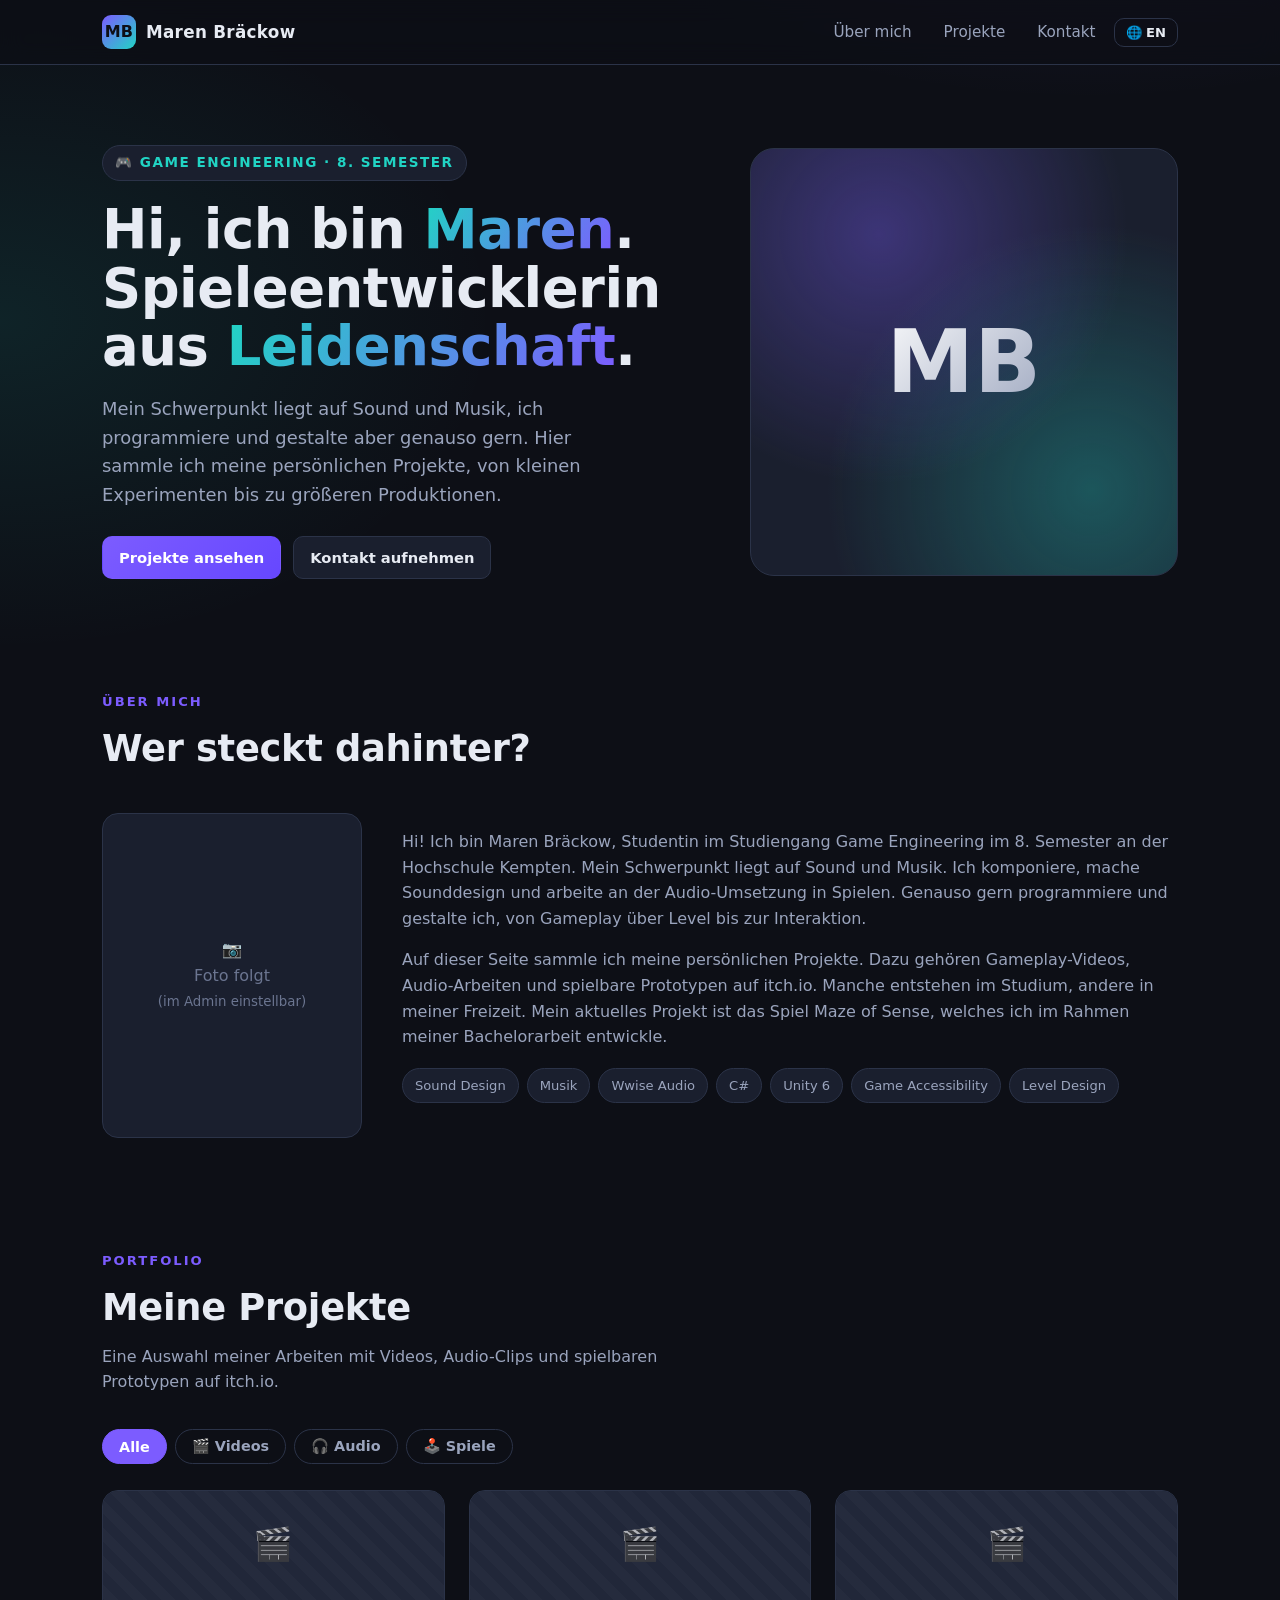
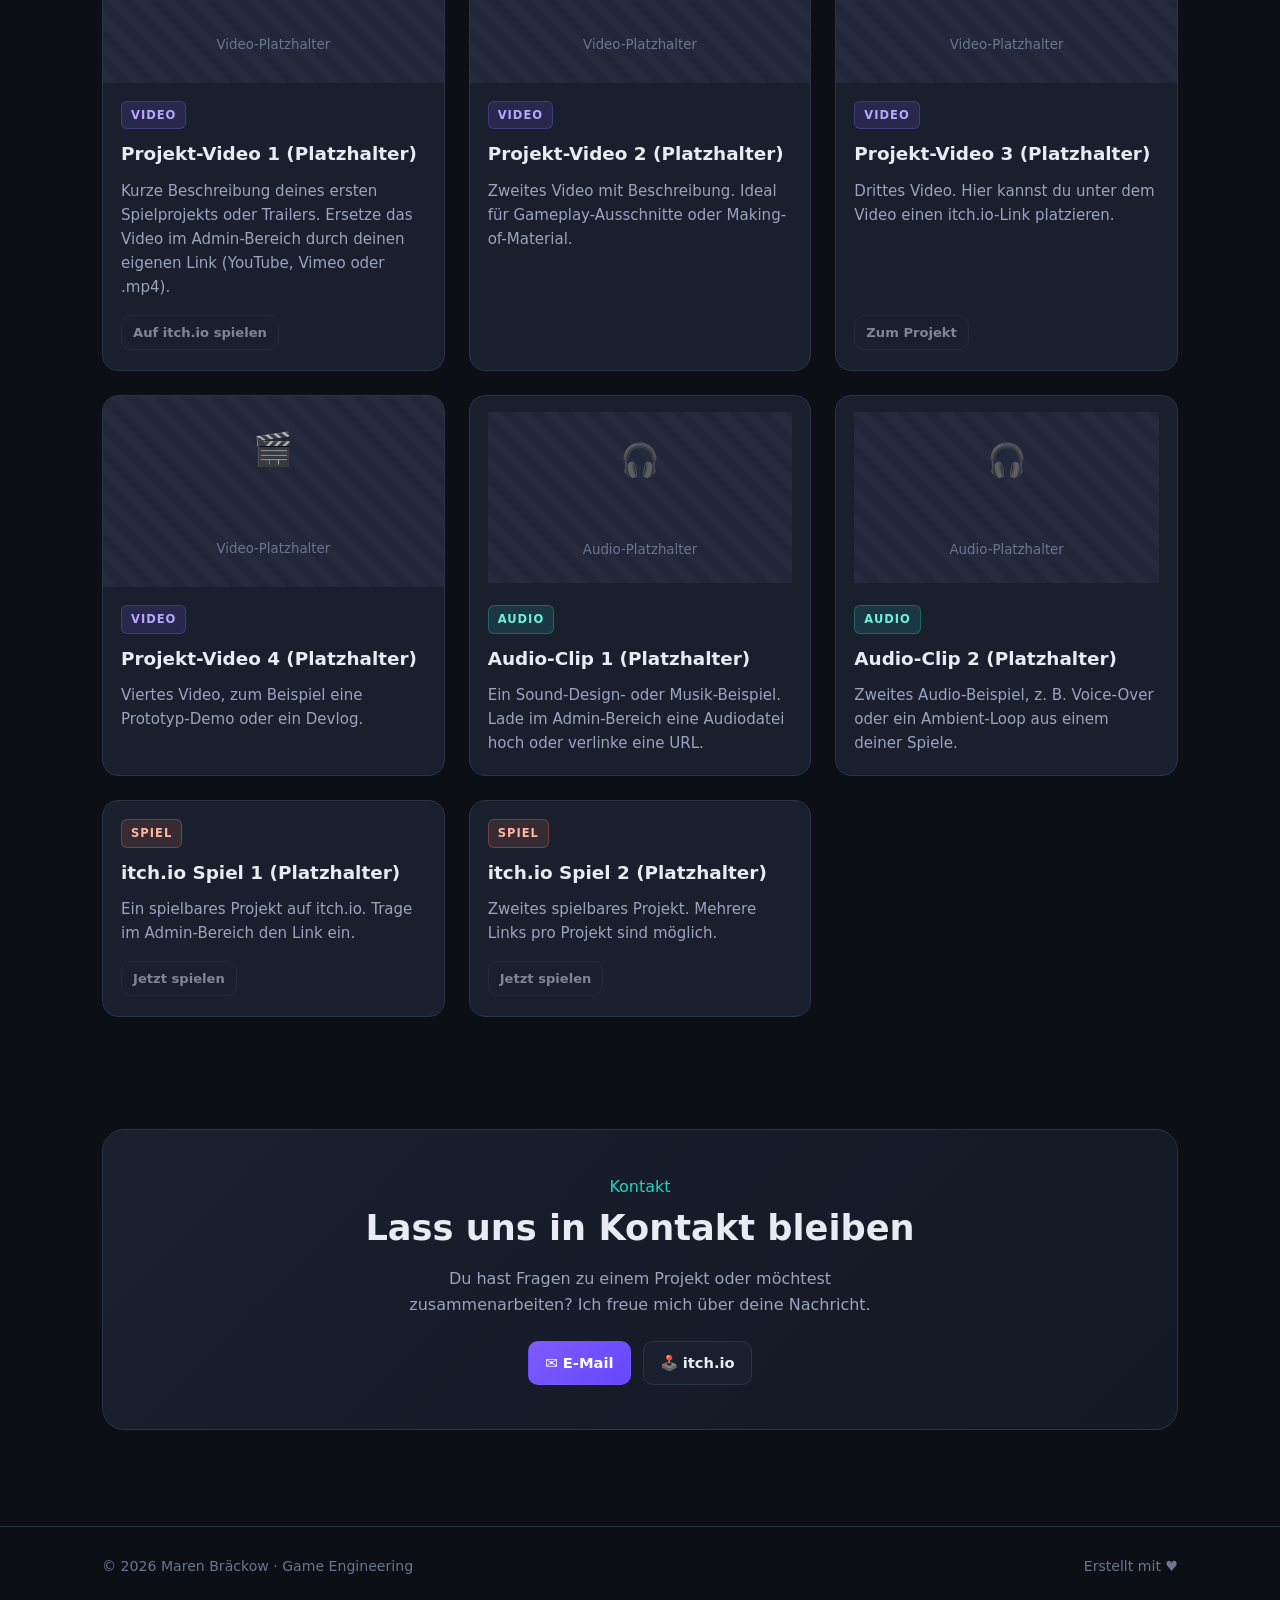
<file: index.html>
<!DOCTYPE html>
<html lang="de">
<head>
  <meta charset="UTF-8" />
  <meta name="viewport" content="width=device-width, initial-scale=1.0" />
  <title>Portfolio · Game Engineering</title>
  <meta name="description" content="Portfolio persönlicher Spielprojekte mit Videos, Audio und spielbaren Prototypen." />
  <link rel="stylesheet" href="css/styles.css" />
  <link rel="icon" href="data:image/svg+xml,<svg xmlns='http://www.w3.org/2000/svg' viewBox='0 0 100 100'><rect width='100' height='100' rx='22' fill='%237c5cff'/><text x='50' y='68' font-size='58' text-anchor='middle' fill='%230d0f16' font-family='Arial' font-weight='900'>P</text></svg>" />
</head>
<body>

  <!-- Navigation -->
  <nav class="nav">
    <div class="wrap nav-inner">
      <a class="brand" href="#top">
        <span class="logo" id="navLogo">P</span>
        <span id="navName">Portfolio</span>
      </a>
      <div class="nav-links">
        <a href="#about" data-i18n="nav.about">Über mich</a>
        <a href="#projekte" data-i18n="nav.projects">Projekte</a>
        <a href="#kontakt" data-i18n="nav.contact">Kontakt</a>
        <button class="btn btn-ghost btn-sm" id="langToggle" title="Sprache / Language">🌐 EN</button>
        <a class="btn btn-ghost btn-sm admin-only" href="admin.html" title="Projekte verwalten" data-i18n="nav.admin">⚙️ Admin</a>
      </div>
    </div>
  </nav>

  <!-- Hero -->
  <header class="hero" id="top">
    <div class="wrap hero-grid">
      <div>
        <span class="eyebrow" data-i18n="hero.eyebrow">🎮 Game Engineering · 8. Semester</span>
        <h1><span data-i18n="hero.im">Hi, ich bin </span><span class="grad" id="heroName">Maren</span>.<br><span data-i18n="hero.role1">Spieleentwicklerin aus </span><span class="grad" data-i18n="hero.role2">Leidenschaft</span>.</h1>
        <p class="lead" id="heroTagline"></p>
        <div class="hero-cta">
          <a class="btn btn-primary" href="#projekte" data-i18n="hero.cta1">Projekte ansehen</a>
          <a class="btn" href="#kontakt" data-i18n="hero.cta2">Kontakt aufnehmen</a>
        </div>
      </div>
      <div class="hero-badge">
        <span class="initials" id="heroInitials">MB</span>
      </div>
    </div>
  </header>

  <main class="wrap">

    <!-- Über mich -->
    <section id="about">
      <div class="section-head">
        <div class="kicker" data-i18n="about.kicker">Über mich</div>
        <h2 data-i18n="about.title">Wer steckt dahinter?</h2>
      </div>
      <div class="about-grid">
        <div class="about-photo" id="aboutPhoto"></div>
        <div class="about-text">
          <div id="aboutText"><!-- wird per JS gefüllt --></div>
          <div class="chips">
            <span class="chip">Sound Design</span>
            <span class="chip">Musik</span>
            <span class="chip">Wwise Audio</span>
            <span class="chip">C#</span>
            <span class="chip">Unity 6</span>
            <span class="chip">Game Accessibility</span>
            <span class="chip">Level Design</span>
          </div>
        </div>
      </div>
    </section>

    <!-- Projekte -->
    <section id="projekte">
      <div class="section-head">
        <div class="kicker" data-i18n="projects.kicker">Portfolio</div>
        <h2 data-i18n="projects.title">Meine Projekte</h2>
        <p data-i18n="projects.sub">Eine Auswahl meiner Arbeiten mit Videos, Audio-Clips und spielbaren Prototypen auf itch.io.</p>
      </div>

      <div class="filters" id="filters">
        <button class="filter active" data-filter="all" data-i18n="filter.all">Alle</button>
        <button class="filter" data-filter="video" data-i18n="filter.video">🎬 Videos</button>
        <button class="filter" data-filter="audio" data-i18n="filter.audio">🎧 Audio</button>
        <button class="filter" data-filter="link" data-i18n="filter.link">🕹️ Spiele</button>
      </div>

      <div class="projects" id="projectGrid"><!-- wird per JS gefüllt --></div>
    </section>

    <!-- Kontakt -->
    <section id="kontakt">
      <div class="contact-card">
        <div class="kicker" style="color:var(--accent-2)" data-i18n="contact.kicker">Kontakt</div>
        <h2 data-i18n="contact.title">Lass uns in Kontakt bleiben</h2>
        <p data-i18n="contact.sub">Du hast Fragen zu einem Projekt oder möchtest zusammenarbeiten? Ich freue mich über deine Nachricht.</p>
        <div class="social" id="socialLinks"><!-- wird per JS gefüllt --></div>
      </div>
    </section>

  </main>

  <footer>
    <div class="wrap footer-inner">
      <span>© <span id="year"></span> <span id="footerName">Portfolio</span> · Game Engineering</span>
      <span><span data-i18n="footer.made">Erstellt mit ♥</span><span class="admin-only"> · <a href="admin.html" data-i18n="footer.adminLink">Admin-Bereich</a></span></span>
    </div>
  </footer>

  <script src="js/store.js"></script>
  <script src="js/i18n.js"></script>
  <script src="js/main.js"></script>
</body>
</html>
</file>
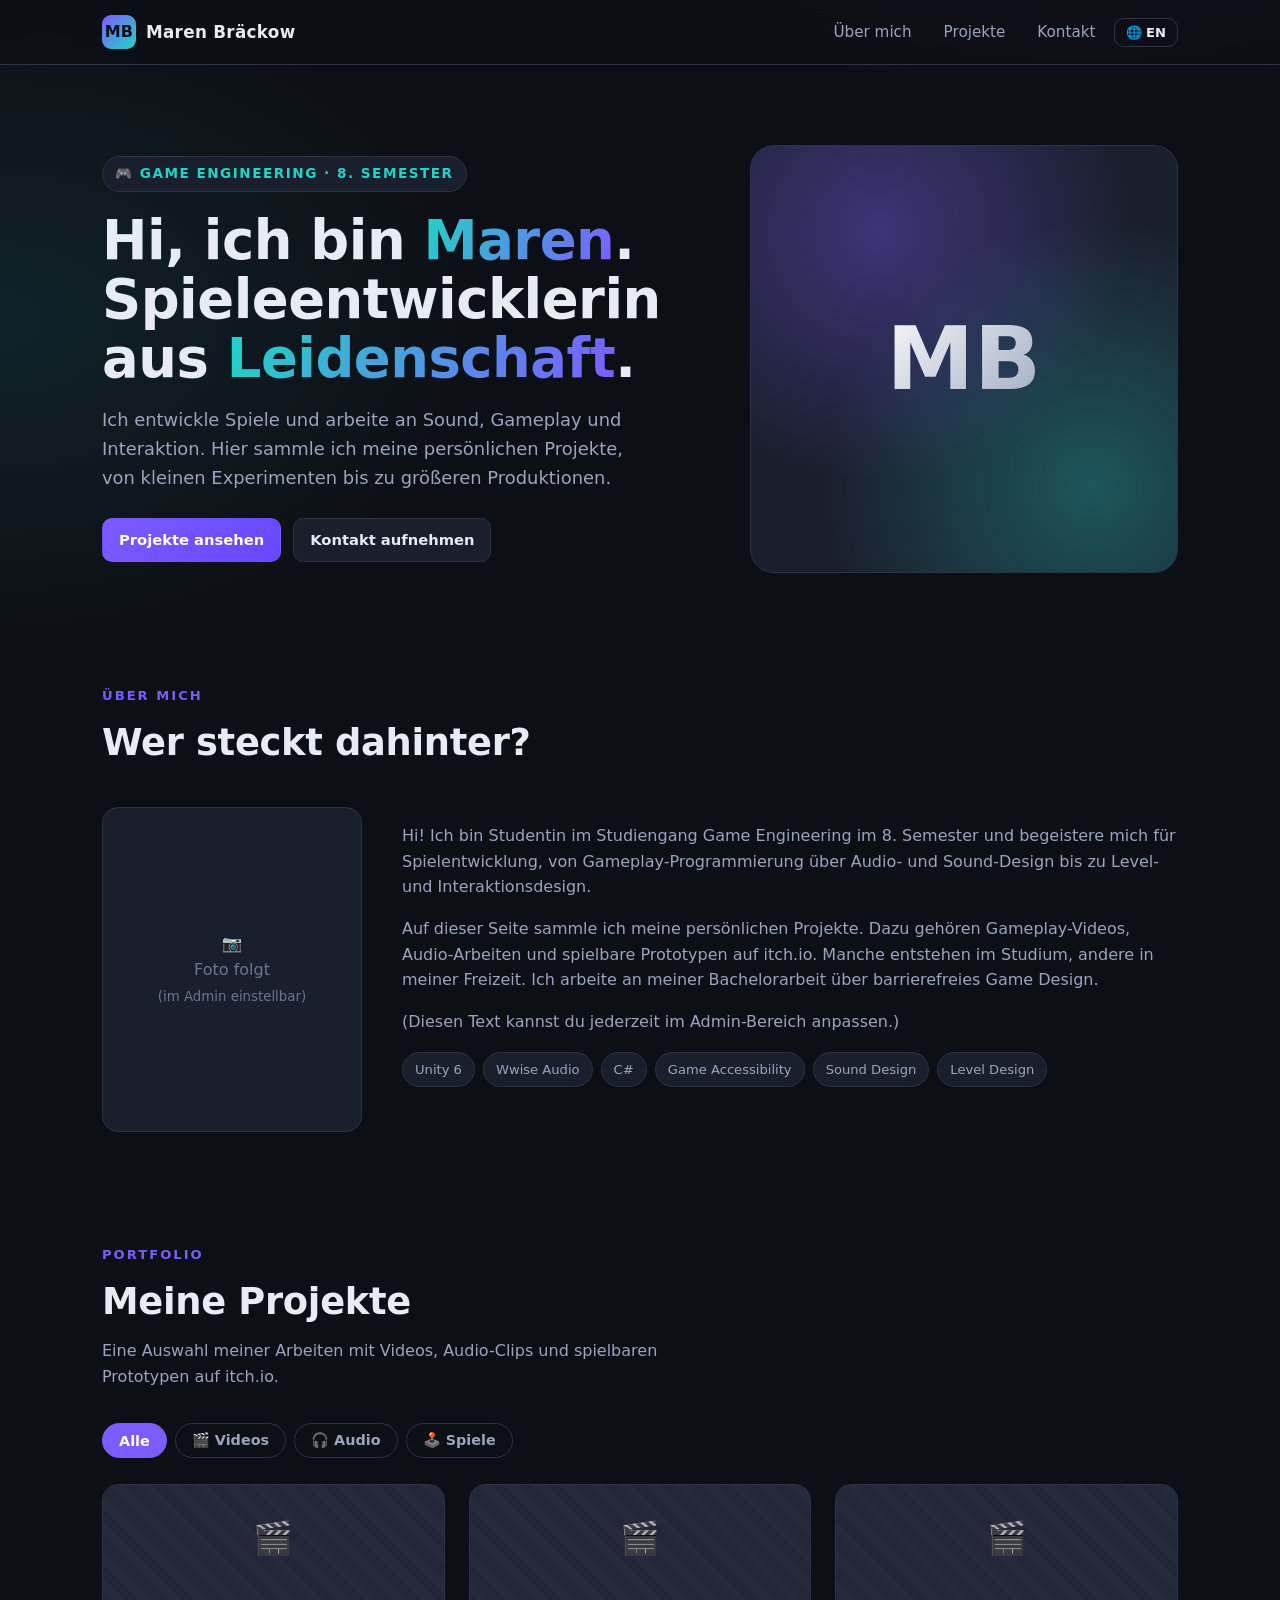
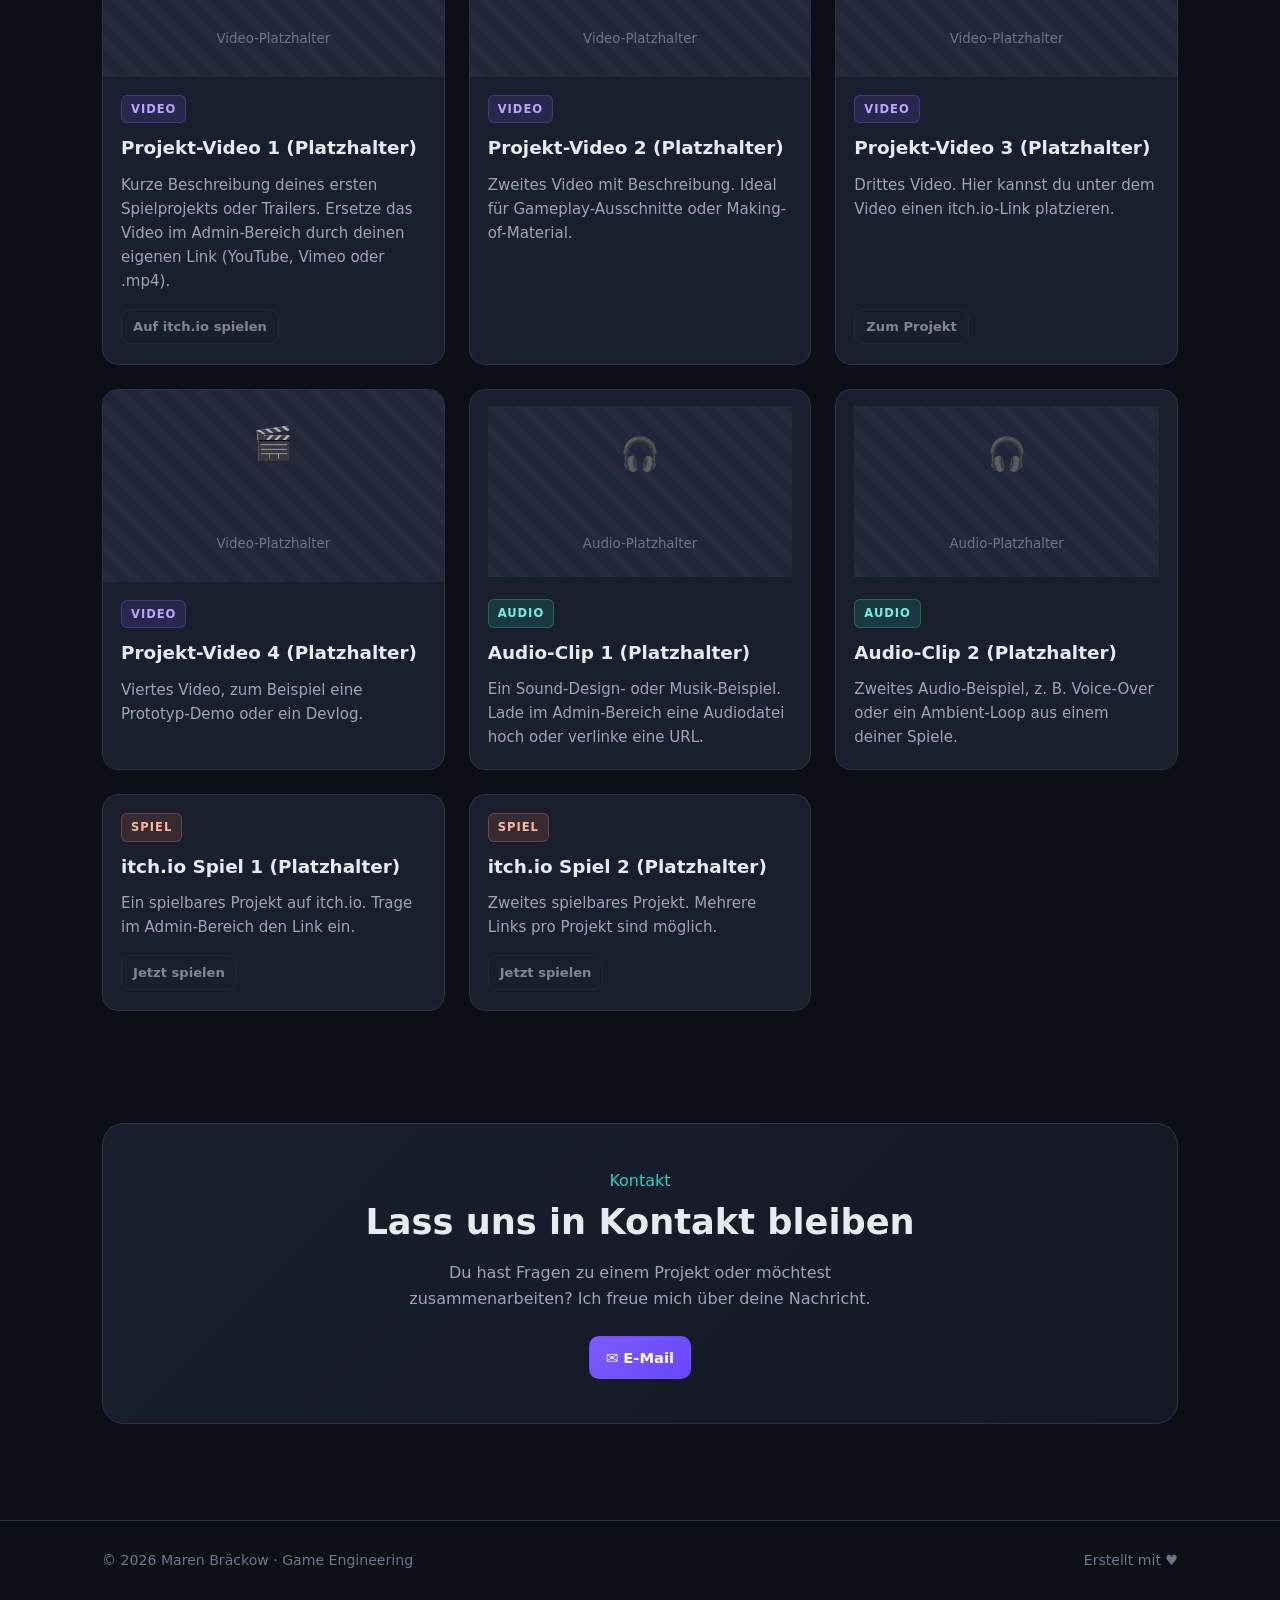
<file: Portfolio/index.html>
<!DOCTYPE html>
<html lang="de">
<head>
  <meta charset="UTF-8" />
  <meta name="viewport" content="width=device-width, initial-scale=1.0" />
  <title>Portfolio · Game Engineering</title>
  <meta name="description" content="Portfolio persönlicher Spielprojekte mit Videos, Audio und spielbaren Prototypen." />
  <link rel="stylesheet" href="css/styles.css" />
  <link rel="icon" href="data:image/svg+xml,<svg xmlns='http://www.w3.org/2000/svg' viewBox='0 0 100 100'><rect width='100' height='100' rx='22' fill='%237c5cff'/><text x='50' y='68' font-size='58' text-anchor='middle' fill='%230d0f16' font-family='Arial' font-weight='900'>P</text></svg>" />
</head>
<body>

  <!-- Navigation -->
  <nav class="nav">
    <div class="wrap nav-inner">
      <a class="brand" href="#top">
        <span class="logo" id="navLogo">P</span>
        <span id="navName">Portfolio</span>
      </a>
      <div class="nav-links">
        <a href="#about" data-i18n="nav.about">Über mich</a>
        <a href="#projekte" data-i18n="nav.projects">Projekte</a>
        <a href="#kontakt" data-i18n="nav.contact">Kontakt</a>
        <button class="btn btn-ghost btn-sm" id="langToggle" title="Sprache / Language">🌐 EN</button>
        <a class="btn btn-ghost btn-sm admin-only" href="admin.html" title="Projekte verwalten" data-i18n="nav.admin">⚙️ Admin</a>
      </div>
    </div>
  </nav>

  <!-- Hero -->
  <header class="hero" id="top">
    <div class="wrap hero-grid">
      <div>
        <span class="eyebrow" data-i18n="hero.eyebrow">🎮 Game Engineering · 8. Semester</span>
        <h1><span data-i18n="hero.im">Hi, ich bin </span><span class="grad" id="heroName">Maren</span>.<br><span data-i18n="hero.role1">Spieleentwicklerin aus </span><span class="grad" data-i18n="hero.role2">Leidenschaft</span>.</h1>
        <p class="lead" id="heroTagline"></p>
        <div class="hero-cta">
          <a class="btn btn-primary" href="#projekte" data-i18n="hero.cta1">Projekte ansehen</a>
          <a class="btn" href="#kontakt" data-i18n="hero.cta2">Kontakt aufnehmen</a>
        </div>
      </div>
      <div class="hero-badge">
        <span class="initials" id="heroInitials">MB</span>
      </div>
    </div>
  </header>

  <main class="wrap">

    <!-- Über mich -->
    <section id="about">
      <div class="section-head">
        <div class="kicker" data-i18n="about.kicker">Über mich</div>
        <h2 data-i18n="about.title">Wer steckt dahinter?</h2>
      </div>
      <div class="about-grid">
        <div class="about-photo" id="aboutPhoto"></div>
        <div class="about-text">
          <div id="aboutText"><!-- wird per JS gefüllt --></div>
          <div class="chips">
            <span class="chip">Unity 6</span>
            <span class="chip">Wwise Audio</span>
            <span class="chip">C#</span>
            <span class="chip">Game Accessibility</span>
            <span class="chip">Sound Design</span>
            <span class="chip">Level Design</span>
          </div>
        </div>
      </div>
    </section>

    <!-- Projekte -->
    <section id="projekte">
      <div class="section-head">
        <div class="kicker" data-i18n="projects.kicker">Portfolio</div>
        <h2 data-i18n="projects.title">Meine Projekte</h2>
        <p data-i18n="projects.sub">Eine Auswahl meiner Arbeiten mit Videos, Audio-Clips und spielbaren Prototypen auf itch.io.</p>
      </div>

      <div class="filters" id="filters">
        <button class="filter active" data-filter="all" data-i18n="filter.all">Alle</button>
        <button class="filter" data-filter="video" data-i18n="filter.video">🎬 Videos</button>
        <button class="filter" data-filter="audio" data-i18n="filter.audio">🎧 Audio</button>
        <button class="filter" data-filter="link" data-i18n="filter.link">🕹️ Spiele</button>
      </div>

      <div class="projects" id="projectGrid"><!-- wird per JS gefüllt --></div>
    </section>

    <!-- Kontakt -->
    <section id="kontakt">
      <div class="contact-card">
        <div class="kicker" style="color:var(--accent-2)" data-i18n="contact.kicker">Kontakt</div>
        <h2 data-i18n="contact.title">Lass uns in Kontakt bleiben</h2>
        <p data-i18n="contact.sub">Du hast Fragen zu einem Projekt oder möchtest zusammenarbeiten? Ich freue mich über deine Nachricht.</p>
        <div class="social" id="socialLinks"><!-- wird per JS gefüllt --></div>
      </div>
    </section>

  </main>

  <footer>
    <div class="wrap footer-inner">
      <span>© <span id="year"></span> <span id="footerName">Portfolio</span> · Game Engineering</span>
      <span><span data-i18n="footer.made">Erstellt mit ♥</span><span class="admin-only"> · <a href="admin.html" data-i18n="footer.adminLink">Admin-Bereich</a></span></span>
    </div>
  </footer>

  <script src="js/store.js"></script>
  <script src="js/i18n.js"></script>
  <script src="js/main.js"></script>
</body>
</html>
</file>
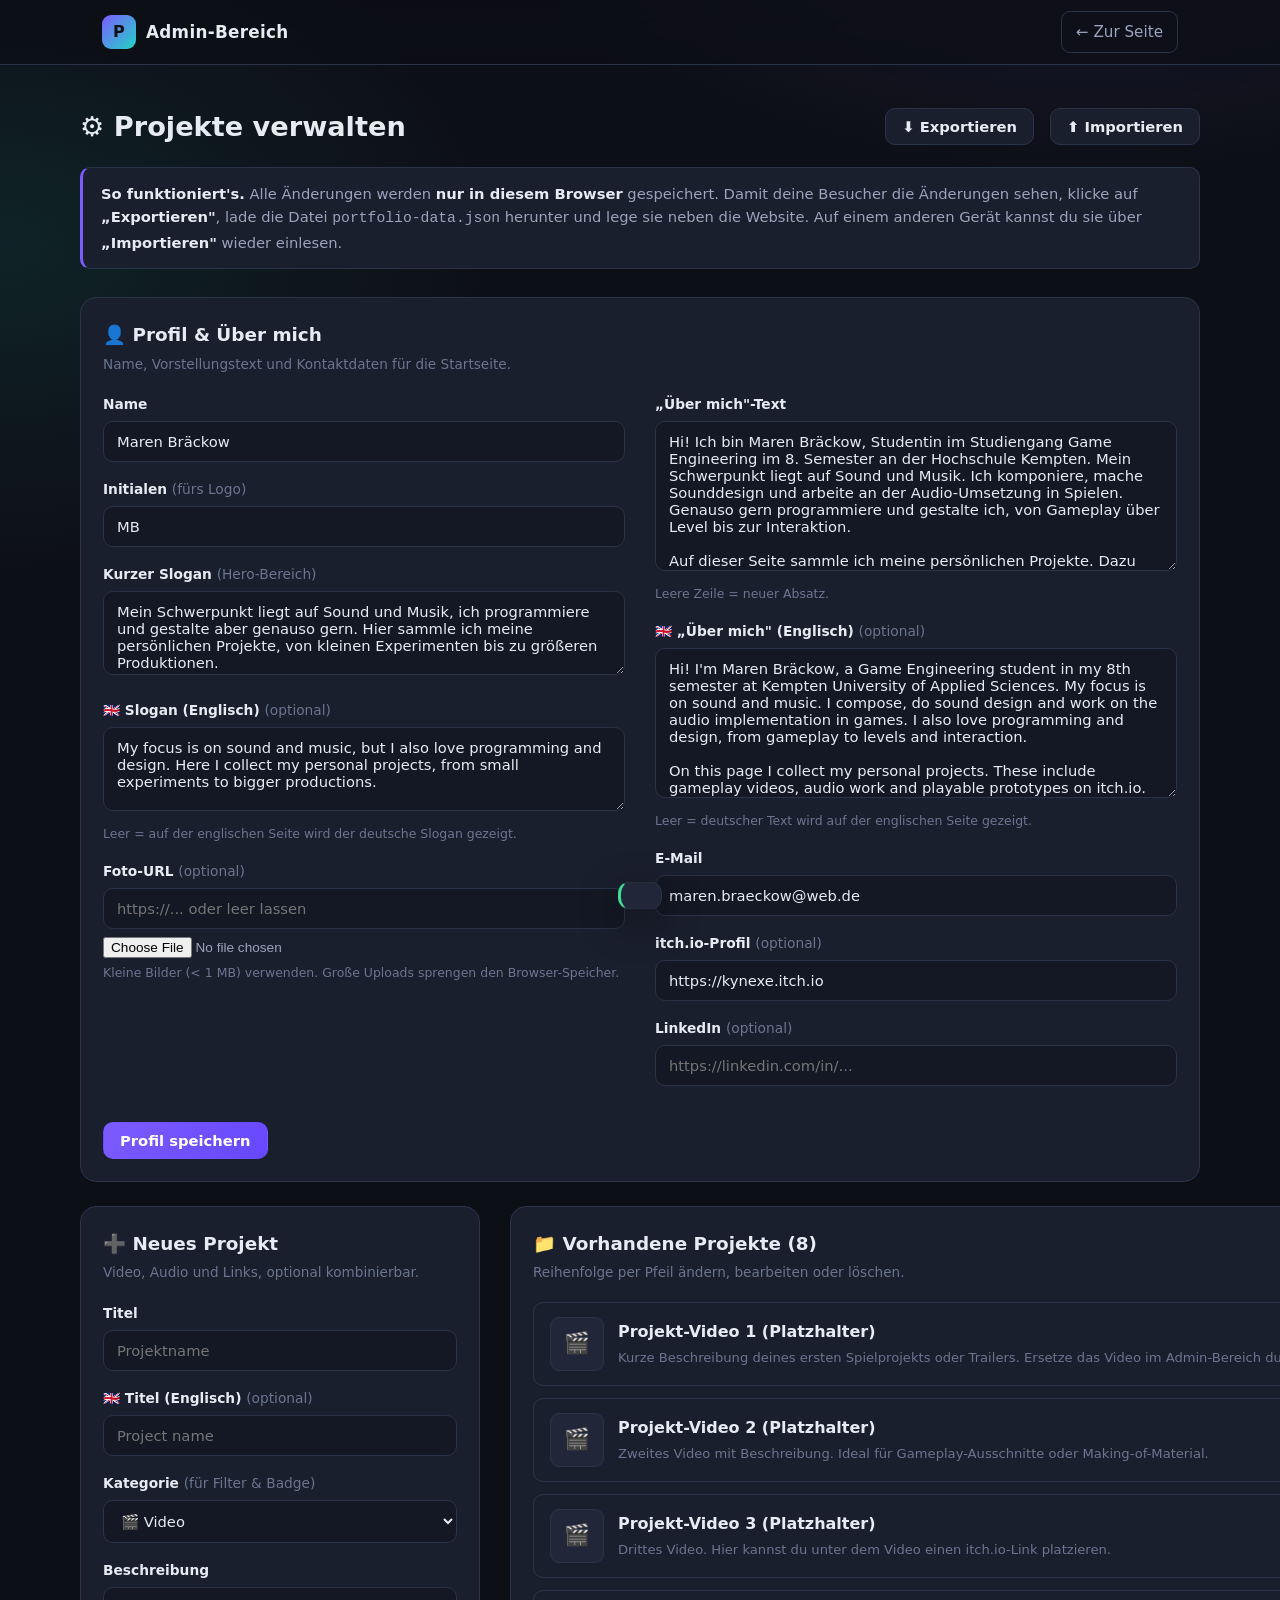
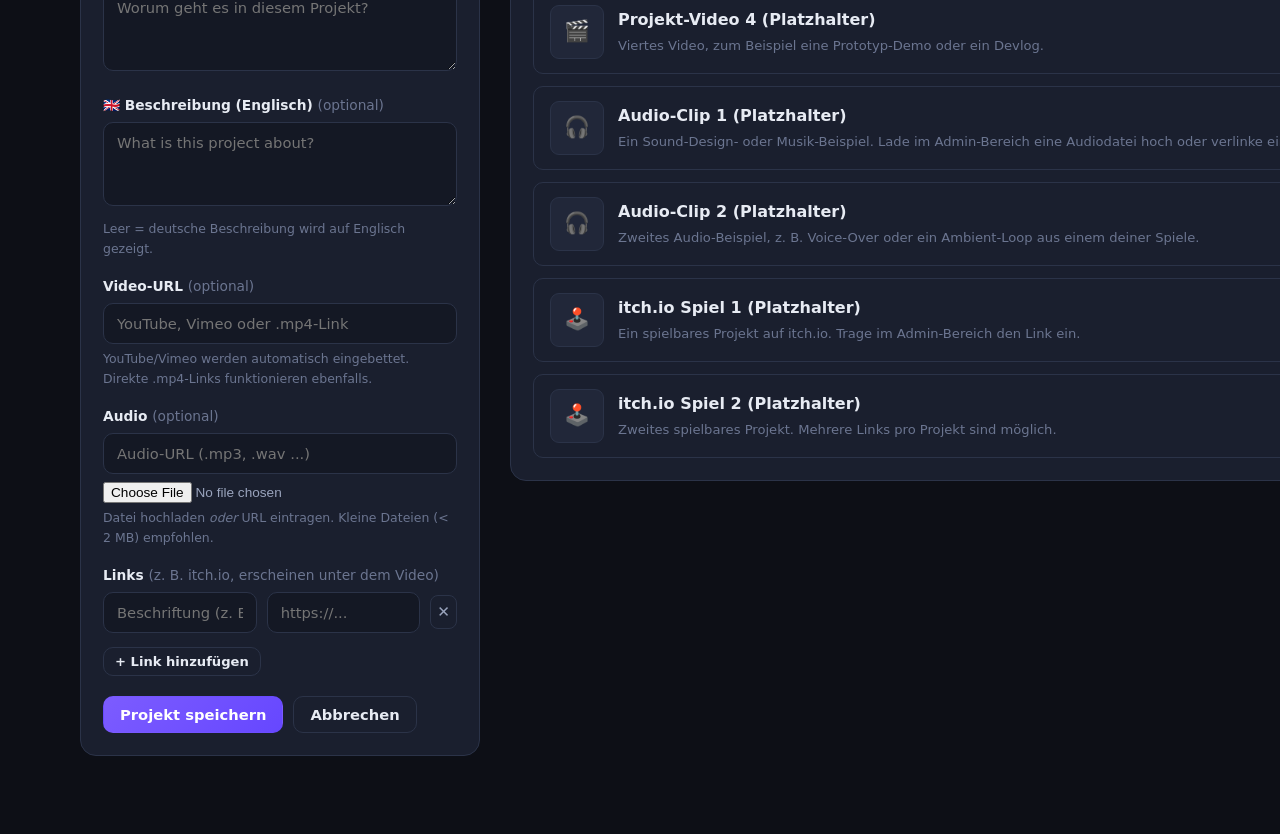
<file: admin.html>
<!DOCTYPE html>
<html lang="de">
<head>
  <meta charset="UTF-8" />
  <meta name="viewport" content="width=device-width, initial-scale=1.0" />
  <title>Admin · Portfolio verwalten</title>
  <link rel="stylesheet" href="css/styles.css" />
  <link rel="icon" href="data:image/svg+xml,<svg xmlns='http://www.w3.org/2000/svg' viewBox='0 0 100 100'><rect width='100' height='100' rx='22' fill='%237c5cff'/><text x='50' y='68' font-size='58' text-anchor='middle' fill='%230d0f16' font-family='Arial' font-weight='900'>P</text></svg>" />
</head>
<body>

  <nav class="nav">
    <div class="wrap nav-inner">
      <a class="brand" href="index.html">
        <span class="logo">P</span>
        <span>Admin-Bereich</span>
      </a>
      <div class="nav-links">
        <a class="btn btn-ghost btn-sm" href="index.html">← Zur Seite</a>
      </div>
    </div>
  </nav>

  <div class="wrap admin-shell">

    <div class="admin-head">
      <h1>⚙️ Projekte verwalten</h1>
      <div class="spacer"></div>
      <button class="btn" id="exportBtn">⬇️ Exportieren</button>
      <button class="btn" id="importBtn">⬆️ Importieren</button>
      <input type="file" id="importFile" accept="application/json" hidden />
    </div>

    <div class="note">
      <strong>So funktioniert's.</strong> Alle Änderungen werden <strong>nur in diesem Browser</strong> gespeichert.
      Damit deine Besucher die Änderungen sehen, klicke auf <strong>„Exportieren"</strong>, lade die Datei
      <code>portfolio-data.json</code> herunter und lege sie neben die Website.
      Auf einem anderen Gerät kannst du sie über <strong>„Importieren"</strong> wieder einlesen.
    </div>

    <!-- Profil & Über mich -->
    <div class="panel" style="margin-bottom:24px">
      <h2>👤 Profil & Über mich</h2>
      <p class="sub">Name, Vorstellungstext und Kontaktdaten für die Startseite.</p>
      <div class="admin-cols" style="grid-template-columns:1fr 1fr">
        <div>
          <div class="form-group">
            <label class="lbl" for="pfName">Name</label>
            <input type="text" id="pfName" placeholder="Vor- und Nachname" />
          </div>
          <div class="form-group">
            <label class="lbl" for="pfInitials">Initialen <span class="opt">(fürs Logo)</span></label>
            <input type="text" id="pfInitials" maxlength="2" placeholder="z. B. MB" />
          </div>
          <div class="form-group">
            <label class="lbl" for="pfTagline">Kurzer Slogan <span class="opt">(Hero-Bereich)</span></label>
            <textarea id="pfTagline" placeholder="Ein Satz über dich..."></textarea>
          </div>
          <div class="form-group">
            <label class="lbl" for="pfTaglineEn">🇬🇧 Slogan (Englisch) <span class="opt">(optional)</span></label>
            <textarea id="pfTaglineEn" placeholder="One sentence about you..."></textarea>
            <div class="hint">Leer = auf der englischen Seite wird der deutsche Slogan gezeigt.</div>
          </div>
          <div class="form-group">
            <label class="lbl" for="pfPhoto">Foto-URL <span class="opt">(optional)</span></label>
            <input type="url" id="pfPhoto" placeholder="https://... oder leer lassen" />
            <div class="file-row" style="margin-top:8px">
              <input type="file" id="pfPhotoFile" accept="image/*" />
            </div>
            <div class="hint">Kleine Bilder (&lt; 1 MB) verwenden. Große Uploads sprengen den Browser-Speicher.</div>
          </div>
        </div>
        <div>
          <div class="form-group">
            <label class="lbl" for="pfAbout">„Über mich"-Text</label>
            <textarea id="pfAbout" style="min-height:150px" placeholder="Erzähle etwas über dich, dein Studium und deine Projekte..."></textarea>
            <div class="hint">Leere Zeile = neuer Absatz.</div>
          </div>
          <div class="form-group">
            <label class="lbl" for="pfAboutEn">🇬🇧 „Über mich" (Englisch) <span class="opt">(optional)</span></label>
            <textarea id="pfAboutEn" style="min-height:150px" placeholder="Tell something about yourself, your studies and your projects..."></textarea>
            <div class="hint">Leer = deutscher Text wird auf der englischen Seite gezeigt.</div>
          </div>
          <div class="form-group">
            <label class="lbl" for="pfEmail">E-Mail</label>
            <input type="text" id="pfEmail" placeholder="name@mail.de" />
          </div>
          <div class="form-group">
            <label class="lbl" for="pfItch">itch.io-Profil <span class="opt">(optional)</span></label>
            <input type="url" id="pfItch" placeholder="https://deinname.itch.io" />
          </div>
          <div class="form-group">
            <label class="lbl" for="pfLinkedin">LinkedIn <span class="opt">(optional)</span></label>
            <input type="url" id="pfLinkedin" placeholder="https://linkedin.com/in/..." />
          </div>
        </div>
      </div>
      <div class="form-actions">
        <button class="btn btn-primary" id="saveProfileBtn">Profil speichern</button>
      </div>
    </div>

    <!-- Projekte -->
    <div class="admin-cols">

      <!-- Formular -->
      <div class="panel">
        <h2 id="formTitle">➕ Neues Projekt</h2>
        <p class="sub">Video, Audio und Links, optional kombinierbar.</p>

        <input type="hidden" id="editId" />

        <div class="form-group">
          <label class="lbl" for="fTitle">Titel</label>
          <input type="text" id="fTitle" placeholder="Projektname" />
        </div>

        <div class="form-group">
          <label class="lbl" for="fTitleEn">🇬🇧 Titel (Englisch) <span class="opt">(optional)</span></label>
          <input type="text" id="fTitleEn" placeholder="Project name" />
        </div>

        <div class="form-group">
          <label class="lbl" for="fKind">Kategorie <span class="opt">(für Filter & Badge)</span></label>
          <select id="fKind">
            <option value="video">🎬 Video</option>
            <option value="audio">🎧 Audio</option>
            <option value="link">🕹️ Spiel / Link</option>
          </select>
        </div>

        <div class="form-group">
          <label class="lbl" for="fDesc">Beschreibung</label>
          <textarea id="fDesc" placeholder="Worum geht es in diesem Projekt?"></textarea>
        </div>

        <div class="form-group">
          <label class="lbl" for="fDescEn">🇬🇧 Beschreibung (Englisch) <span class="opt">(optional)</span></label>
          <textarea id="fDescEn" placeholder="What is this project about?"></textarea>
          <div class="hint">Leer = deutsche Beschreibung wird auf Englisch gezeigt.</div>
        </div>

        <div class="form-group">
          <label class="lbl" for="fVideo">Video-URL <span class="opt">(optional)</span></label>
          <input type="url" id="fVideo" placeholder="YouTube, Vimeo oder .mp4-Link" />
          <div class="hint">YouTube/Vimeo werden automatisch eingebettet. Direkte .mp4-Links funktionieren ebenfalls.</div>
        </div>

        <div class="form-group">
          <label class="lbl" for="fAudio">Audio <span class="opt">(optional)</span></label>
          <input type="url" id="fAudio" placeholder="Audio-URL (.mp3, .wav ...)" />
          <div class="file-row" style="margin-top:8px">
            <input type="file" id="fAudioFile" accept="audio/*" />
          </div>
          <div class="hint">Datei hochladen <em>oder</em> URL eintragen. Kleine Dateien (&lt; 2 MB) empfohlen.</div>
        </div>

        <div class="form-group">
          <label class="lbl">Links <span class="opt">(z. B. itch.io, erscheinen unter dem Video)</span></label>
          <div id="linkRows"></div>
          <button class="btn btn-sm btn-ghost" id="addLinkBtn" type="button" style="margin-top:6px">+ Link hinzufügen</button>
        </div>

        <div class="form-actions">
          <button class="btn btn-primary" id="saveProjectBtn">Projekt speichern</button>
          <button class="btn btn-ghost" id="cancelEditBtn" hidden>Abbrechen</button>
        </div>
      </div>

      <!-- Liste -->
      <div>
        <div class="panel">
          <h2>📁 Vorhandene Projekte (<span id="count">0</span>)</h2>
          <p class="sub">Reihenfolge per Pfeil ändern, bearbeiten oder löschen.</p>
          <div class="admin-list" id="adminList"></div>
        </div>
        <div style="margin-top:16px; text-align:right">
          <button class="btn btn-danger btn-sm" id="resetBtn">Alles auf Standard zurücksetzen</button>
        </div>
      </div>

    </div>
  </div>

  <div class="toast" id="toast"></div>

  <script src="js/store.js"></script>
  <script src="js/admin.js"></script>
</body>
</html>
</file>
<file: css/styles.css>
/* =========================================================
   Portfolio – Modern Dark / Gaming Theme
   ========================================================= */

:root {
  --bg:            #0d0f16;
  --bg-2:          #141824;
  --surface:       #1a1f2e;
  --surface-2:     #212739;
  --border:        #2b3348;
  --text:          #e7ebf3;
  --text-dim:      #9aa4bd;
  --text-faint:    #6b7590;
  --accent:        #7c5cff;   /* violett */
  --accent-2:      #21d4c4;   /* türkis  */
  --accent-warm:   #ff7a59;
  --danger:        #ff5470;
  --ok:            #3ddc97;
  --shadow:        0 12px 40px rgba(0,0,0,.45);
  --radius:        16px;
  --radius-sm:     10px;
  --maxw:          1120px;
  --font: 'Segoe UI', system-ui, -apple-system, Roboto, Helvetica, Arial, sans-serif;
}

* { box-sizing: border-box; }

html { scroll-behavior: smooth; }

body {
  margin: 0;
  font-family: var(--font);
  color: var(--text);
  background:
    radial-gradient(1100px 700px at 85% -10%, rgba(124,92,255,.18), transparent 60%),
    radial-gradient(900px 600px at 0% 10%, rgba(33,212,196,.10), transparent 55%),
    var(--bg);
  line-height: 1.6;
  -webkit-font-smoothing: antialiased;
}

a { color: var(--accent-2); text-decoration: none; }
a:hover { text-decoration: underline; }

img { max-width: 100%; display: block; }

.wrap { width: 100%; max-width: var(--maxw); margin: 0 auto; padding: 0 22px; }

/* ---------- Navigation ---------- */
.nav {
  position: sticky; top: 0; z-index: 50;
  backdrop-filter: blur(12px);
  background: rgba(13,15,22,.72);
  border-bottom: 1px solid var(--border);
}
.nav-inner {
  display: flex; align-items: center; gap: 18px;
  height: 64px;
}
.brand {
  display: flex; align-items: center; gap: 10px;
  font-weight: 700; font-size: 1.05rem; color: var(--text);
  letter-spacing: .3px;
}
.brand:hover { text-decoration: none; }
.brand .logo {
  width: 34px; height: 34px; border-radius: 9px;
  display: grid; place-items: center;
  background: linear-gradient(135deg, var(--accent), var(--accent-2));
  color: #0d0f16; font-weight: 900; font-size: 1rem;
}
.nav-links { display: flex; gap: 4px; margin-left: auto; align-items: center; }
.nav-links a {
  color: var(--text-dim); padding: 8px 14px; border-radius: 9px;
  font-weight: 500; font-size: .95rem;
}
.nav-links a:hover { color: var(--text); background: var(--surface); text-decoration: none; }

.btn {
  display: inline-flex; align-items: center; gap: 8px;
  border: 1px solid var(--border); background: var(--surface);
  color: var(--text); padding: 9px 16px; border-radius: 10px;
  font-weight: 600; font-size: .92rem; cursor: pointer;
  transition: transform .12s ease, background .15s ease, border-color .15s ease;
  font-family: inherit;
}
.btn:hover { text-decoration: none; transform: translateY(-1px); border-color: var(--accent); }
.btn-primary {
  background: linear-gradient(135deg, var(--accent), #6647ff);
  border-color: transparent; color: #fff;
}
.btn-primary:hover { box-shadow: 0 8px 24px rgba(124,92,255,.35); }
.btn-ghost { background: transparent; }
.btn-danger { border-color: var(--danger); color: var(--danger); background: transparent; }
.btn-danger:hover { background: rgba(255,84,112,.12); }
.btn-sm { padding: 6px 11px; font-size: .82rem; }
.btn:disabled { opacity: .4; cursor: not-allowed; transform: none; }

/* ---------- Hero ---------- */
.hero { padding: 80px 0 56px; }
.hero-grid {
  display: grid; grid-template-columns: 1.4fr 1fr; gap: 48px; align-items: center;
}
.eyebrow {
  display: inline-flex; align-items: center; gap: 8px;
  color: var(--accent-2); font-weight: 600; font-size: .85rem;
  letter-spacing: 1.5px; text-transform: uppercase;
  padding: 6px 12px; border: 1px solid var(--border); border-radius: 999px;
  background: var(--surface);
}
.hero h1 {
  font-size: clamp(2.2rem, 5vw, 3.4rem); line-height: 1.08; margin: 20px 0 14px;
  letter-spacing: -.5px;
}
.hero h1 .grad {
  background: linear-gradient(120deg, var(--accent-2), var(--accent));
  -webkit-background-clip: text; background-clip: text; color: transparent;
}
.hero p.lead { font-size: 1.12rem; color: var(--text-dim); max-width: 46ch; }
.hero-cta { display: flex; gap: 12px; margin-top: 26px; flex-wrap: wrap; }

.hero-badge {
  aspect-ratio: 1; border-radius: 24px; position: relative; overflow: hidden;
  border: 1px solid var(--border);
  background:
    radial-gradient(circle at 30% 20%, rgba(124,92,255,.35), transparent 55%),
    radial-gradient(circle at 80% 80%, rgba(33,212,196,.30), transparent 55%),
    var(--surface);
  display: grid; place-items: center;
}
.hero-badge .initials {
  font-size: clamp(3rem, 8vw, 5.5rem); font-weight: 900;
  background: linear-gradient(135deg, #fff, var(--text-dim));
  -webkit-background-clip: text; background-clip: text; color: transparent;
}

/* ---------- Sections ---------- */
section { padding: 56px 0; }
.section-head { margin-bottom: 34px; }
.section-head .kicker {
  color: var(--accent); font-weight: 700; font-size: .82rem;
  letter-spacing: 2px; text-transform: uppercase;
}
.section-head h2 { font-size: clamp(1.6rem, 3.5vw, 2.3rem); margin: 8px 0 6px; letter-spacing: -.3px; }
.section-head p { color: var(--text-dim); margin: 0; max-width: 60ch; }

/* ---------- About ---------- */
.about-grid { display: grid; grid-template-columns: 260px 1fr; gap: 40px; align-items: start; }
.about-photo {
  aspect-ratio: 4/5; border-radius: var(--radius); overflow: hidden;
  border: 1px solid var(--border); background: var(--surface);
  display: grid; place-items: center; color: var(--text-faint); text-align: center; padding: 20px;
}
.about-photo img { width: 100%; height: 100%; object-fit: cover; }
.about-text :where(p) { color: var(--text-dim); }
.about-text h3 { margin-top: 0; }
.chips { display: flex; flex-wrap: wrap; gap: 8px; margin-top: 18px; }
.chip {
  font-size: .82rem; padding: 6px 12px; border-radius: 999px;
  background: var(--surface); border: 1px solid var(--border); color: var(--text-dim);
}

/* ---------- Filter tabs ---------- */
.filters { display: flex; gap: 8px; flex-wrap: wrap; margin-bottom: 26px; }
.filter {
  padding: 8px 16px; border-radius: 999px; cursor: pointer;
  border: 1px solid var(--border); background: transparent; color: var(--text-dim);
  font-weight: 600; font-size: .9rem; font-family: inherit; transition: all .15s ease;
}
.filter:hover { color: var(--text); border-color: var(--accent); }
.filter.active { background: var(--accent); border-color: var(--accent); color: #fff; }

/* ---------- Project grid ---------- */
.projects { display: grid; grid-template-columns: repeat(auto-fill, minmax(340px, 1fr)); gap: 24px; }
.card {
  background: var(--surface); border: 1px solid var(--border); border-radius: var(--radius);
  overflow: hidden; display: flex; flex-direction: column;
  transition: transform .15s ease, border-color .15s ease, box-shadow .15s ease;
}
.card:hover { transform: translateY(-4px); border-color: var(--accent); box-shadow: var(--shadow); }

.card-media { position: relative; background: #0a0c12; }
.card-media .ratio { aspect-ratio: 16/9; width: 100%; }
.card-media iframe,
.card-media video { width: 100%; height: 100%; border: 0; display: block; }
.card-media .placeholder {
  aspect-ratio: 16/9; display: grid; place-items: center; gap: 8px;
  color: var(--text-faint); background:
    repeating-linear-gradient(45deg, rgba(255,255,255,.02) 0 10px, transparent 10px 20px), var(--surface-2);
}
.card-media .placeholder .ico { font-size: 2rem; opacity: .7; }

.card-audio { padding: 16px 18px 4px; }
.card-audio audio { width: 100%; }

.card-body { padding: 18px 18px 20px; display: flex; flex-direction: column; gap: 10px; flex: 1; }
.card-tag {
  align-self: flex-start; font-size: .72rem; font-weight: 700; letter-spacing: 1px;
  text-transform: uppercase; padding: 4px 9px; border-radius: 6px;
  background: rgba(124,92,255,.15); color: #b8a6ff; border: 1px solid rgba(124,92,255,.3);
}
.card-tag.audio { background: rgba(33,212,196,.13); color: #6ff0e3; border-color: rgba(33,212,196,.3); }
.card-tag.link  { background: rgba(255,122,89,.13); color: #ffb59e; border-color: rgba(255,122,89,.3); }
.card h3 { margin: 0; font-size: 1.15rem; }
.card p { margin: 0; color: var(--text-dim); font-size: .94rem; }
.card-links { display: flex; flex-wrap: wrap; gap: 10px; margin-top: auto; padding-top: 6px; }
.card-links a.btn { text-decoration: none; }

.empty {
  grid-column: 1 / -1; text-align: center; padding: 60px 20px;
  color: var(--text-faint); border: 1px dashed var(--border); border-radius: var(--radius);
}

/* ---------- Contact / footer ---------- */
.contact-card {
  background: linear-gradient(135deg, var(--surface), var(--bg-2));
  border: 1px solid var(--border); border-radius: 22px; padding: 44px;
  text-align: center;
}
.contact-card h2 { margin: 0 0 10px; font-size: clamp(1.6rem, 3vw, 2.2rem); }
.contact-card p { color: var(--text-dim); margin: 0 auto 24px; max-width: 48ch; }
.social { display: flex; gap: 12px; justify-content: center; flex-wrap: wrap; }

footer {
  border-top: 1px solid var(--border); padding: 28px 0; margin-top: 40px;
  color: var(--text-faint); font-size: .88rem;
}
.footer-inner { display: flex; justify-content: space-between; gap: 12px; flex-wrap: wrap; }

/* ---------- Admin ---------- */
.admin-shell { padding: 40px 0 80px; }
.admin-head { display: flex; align-items: center; gap: 16px; flex-wrap: wrap; margin-bottom: 8px; }
.admin-head h1 { margin: 0; font-size: 1.7rem; }
.admin-head .spacer { flex: 1; }
.note {
  background: var(--surface); border: 1px solid var(--border); border-left: 3px solid var(--accent);
  border-radius: var(--radius-sm); padding: 14px 18px; color: var(--text-dim);
  font-size: .92rem; margin: 18px 0 28px;
}
.note strong { color: var(--text); }

.admin-cols { display: grid; grid-template-columns: 400px 1fr; gap: 30px; align-items: start; }
@media (max-width: 900px){ .admin-cols { grid-template-columns: 1fr; } }

.panel {
  background: var(--surface); border: 1px solid var(--border); border-radius: var(--radius);
  padding: 22px;
}
.panel h2 { margin: 0 0 4px; font-size: 1.15rem; }
.panel .sub { color: var(--text-faint); font-size: .85rem; margin: 0 0 18px; }

.form-group { margin-bottom: 16px; }
label.lbl { display: block; font-weight: 600; font-size: .86rem; margin-bottom: 6px; color: var(--text); }
label.lbl .opt { color: var(--text-faint); font-weight: 400; }
input[type=text], input[type=url], input[type=password], textarea, select {
  width: 100%; padding: 11px 13px; border-radius: 10px;
  background: var(--bg-2); border: 1px solid var(--border); color: var(--text);
  font-family: inherit; font-size: .92rem; transition: border-color .15s ease;
}
input:focus, textarea:focus, select:focus { outline: none; border-color: var(--accent); }
textarea { resize: vertical; min-height: 84px; }
.hint { font-size: .78rem; color: var(--text-faint); margin-top: 5px; }
.form-actions { display: flex; gap: 10px; margin-top: 20px; }

.file-row { display: flex; gap: 10px; align-items: center; }
input[type=file] { font-size: .85rem; color: var(--text-dim); }

/* Admin list of projects */
.admin-list { display: flex; flex-direction: column; gap: 12px; }
.admin-item {
  background: var(--surface); border: 1px solid var(--border); border-radius: var(--radius-sm);
  padding: 14px 16px; display: flex; align-items: center; gap: 14px;
}
.admin-item .thumb {
  width: 54px; height: 54px; border-radius: 9px; flex: none;
  display: grid; place-items: center; font-size: 1.3rem;
  background: var(--surface-2); border: 1px solid var(--border);
}
.admin-item .meta { flex: 1; min-width: 0; }
.admin-item .meta h4 { margin: 0 0 2px; font-size: 1rem; }
.admin-item .meta p { margin: 0; color: var(--text-faint); font-size: .82rem;
  white-space: nowrap; overflow: hidden; text-overflow: ellipsis; }
.admin-item .ops { display: flex; gap: 6px; flex: none; }
.icon-btn {
  width: 34px; height: 34px; border-radius: 8px; cursor: pointer;
  border: 1px solid var(--border); background: transparent; color: var(--text-dim);
  display: grid; place-items: center; font-size: .95rem; font-family: inherit;
}
.icon-btn:hover { color: var(--text); border-color: var(--accent); }
.icon-btn.danger:hover { color: var(--danger); border-color: var(--danger); }

/* Toast */
.toast {
  position: fixed; bottom: 24px; left: 50%; transform: translateX(-50%) translateY(120%);
  background: var(--surface-2); border: 1px solid var(--border); border-left: 3px solid var(--ok);
  padding: 13px 20px; border-radius: 12px; box-shadow: var(--shadow);
  transition: transform .3s cubic-bezier(.2,.9,.3,1.2); z-index: 200; font-weight: 500;
}
.toast.show { transform: translateX(-50%) translateY(0); }
.toast.err { border-left-color: var(--danger); }

/* Login gate */
.gate { max-width: 380px; margin: 80px auto; text-align: center; }
.gate .panel { padding: 34px; }
.gate .logo-big {
  width: 60px; height: 60px; border-radius: 16px; margin: 0 auto 18px;
  display: grid; place-items: center; font-weight: 900; font-size: 1.5rem;
  background: linear-gradient(135deg, var(--accent), var(--accent-2)); color: #0d0f16;
}

/* ---------- Responsive ---------- */
@media (max-width: 820px){
  .hero-grid { grid-template-columns: 1fr; }
  .hero-badge { max-width: 260px; }
  .about-grid { grid-template-columns: 1fr; }
  .about-photo { max-width: 220px; }
  .nav-links a:not(.btn) { display: none; }
}
</file>
<file: Portfolio/css/styles.css>
/* =========================================================
   Portfolio – Modern Dark / Gaming Theme
   ========================================================= */

:root {
  --bg:            #0d0f16;
  --bg-2:          #141824;
  --surface:       #1a1f2e;
  --surface-2:     #212739;
  --border:        #2b3348;
  --text:          #e7ebf3;
  --text-dim:      #9aa4bd;
  --text-faint:    #6b7590;
  --accent:        #7c5cff;   /* violett */
  --accent-2:      #21d4c4;   /* türkis  */
  --accent-warm:   #ff7a59;
  --danger:        #ff5470;
  --ok:            #3ddc97;
  --shadow:        0 12px 40px rgba(0,0,0,.45);
  --radius:        16px;
  --radius-sm:     10px;
  --maxw:          1120px;
  --font: 'Segoe UI', system-ui, -apple-system, Roboto, Helvetica, Arial, sans-serif;
}

* { box-sizing: border-box; }

html { scroll-behavior: smooth; }

body {
  margin: 0;
  font-family: var(--font);
  color: var(--text);
  background:
    radial-gradient(1100px 700px at 85% -10%, rgba(124,92,255,.18), transparent 60%),
    radial-gradient(900px 600px at 0% 10%, rgba(33,212,196,.10), transparent 55%),
    var(--bg);
  line-height: 1.6;
  -webkit-font-smoothing: antialiased;
}

a { color: var(--accent-2); text-decoration: none; }
a:hover { text-decoration: underline; }

img { max-width: 100%; display: block; }

.wrap { width: 100%; max-width: var(--maxw); margin: 0 auto; padding: 0 22px; }

/* ---------- Navigation ---------- */
.nav {
  position: sticky; top: 0; z-index: 50;
  backdrop-filter: blur(12px);
  background: rgba(13,15,22,.72);
  border-bottom: 1px solid var(--border);
}
.nav-inner {
  display: flex; align-items: center; gap: 18px;
  height: 64px;
}
.brand {
  display: flex; align-items: center; gap: 10px;
  font-weight: 700; font-size: 1.05rem; color: var(--text);
  letter-spacing: .3px;
}
.brand:hover { text-decoration: none; }
.brand .logo {
  width: 34px; height: 34px; border-radius: 9px;
  display: grid; place-items: center;
  background: linear-gradient(135deg, var(--accent), var(--accent-2));
  color: #0d0f16; font-weight: 900; font-size: 1rem;
}
.nav-links { display: flex; gap: 4px; margin-left: auto; align-items: center; }
.nav-links a {
  color: var(--text-dim); padding: 8px 14px; border-radius: 9px;
  font-weight: 500; font-size: .95rem;
}
.nav-links a:hover { color: var(--text); background: var(--surface); text-decoration: none; }

.btn {
  display: inline-flex; align-items: center; gap: 8px;
  border: 1px solid var(--border); background: var(--surface);
  color: var(--text); padding: 9px 16px; border-radius: 10px;
  font-weight: 600; font-size: .92rem; cursor: pointer;
  transition: transform .12s ease, background .15s ease, border-color .15s ease;
  font-family: inherit;
}
.btn:hover { text-decoration: none; transform: translateY(-1px); border-color: var(--accent); }
.btn-primary {
  background: linear-gradient(135deg, var(--accent), #6647ff);
  border-color: transparent; color: #fff;
}
.btn-primary:hover { box-shadow: 0 8px 24px rgba(124,92,255,.35); }
.btn-ghost { background: transparent; }
.btn-danger { border-color: var(--danger); color: var(--danger); background: transparent; }
.btn-danger:hover { background: rgba(255,84,112,.12); }
.btn-sm { padding: 6px 11px; font-size: .82rem; }
.btn:disabled { opacity: .4; cursor: not-allowed; transform: none; }

/* ---------- Hero ---------- */
.hero { padding: 80px 0 56px; }
.hero-grid {
  display: grid; grid-template-columns: 1.4fr 1fr; gap: 48px; align-items: center;
}
.eyebrow {
  display: inline-flex; align-items: center; gap: 8px;
  color: var(--accent-2); font-weight: 600; font-size: .85rem;
  letter-spacing: 1.5px; text-transform: uppercase;
  padding: 6px 12px; border: 1px solid var(--border); border-radius: 999px;
  background: var(--surface);
}
.hero h1 {
  font-size: clamp(2.2rem, 5vw, 3.4rem); line-height: 1.08; margin: 20px 0 14px;
  letter-spacing: -.5px;
}
.hero h1 .grad {
  background: linear-gradient(120deg, var(--accent-2), var(--accent));
  -webkit-background-clip: text; background-clip: text; color: transparent;
}
.hero p.lead { font-size: 1.12rem; color: var(--text-dim); max-width: 46ch; }
.hero-cta { display: flex; gap: 12px; margin-top: 26px; flex-wrap: wrap; }

.hero-badge {
  aspect-ratio: 1; border-radius: 24px; position: relative; overflow: hidden;
  border: 1px solid var(--border);
  background:
    radial-gradient(circle at 30% 20%, rgba(124,92,255,.35), transparent 55%),
    radial-gradient(circle at 80% 80%, rgba(33,212,196,.30), transparent 55%),
    var(--surface);
  display: grid; place-items: center;
}
.hero-badge .initials {
  font-size: clamp(3rem, 8vw, 5.5rem); font-weight: 900;
  background: linear-gradient(135deg, #fff, var(--text-dim));
  -webkit-background-clip: text; background-clip: text; color: transparent;
}

/* ---------- Sections ---------- */
section { padding: 56px 0; }
.section-head { margin-bottom: 34px; }
.section-head .kicker {
  color: var(--accent); font-weight: 700; font-size: .82rem;
  letter-spacing: 2px; text-transform: uppercase;
}
.section-head h2 { font-size: clamp(1.6rem, 3.5vw, 2.3rem); margin: 8px 0 6px; letter-spacing: -.3px; }
.section-head p { color: var(--text-dim); margin: 0; max-width: 60ch; }

/* ---------- About ---------- */
.about-grid { display: grid; grid-template-columns: 260px 1fr; gap: 40px; align-items: start; }
.about-photo {
  aspect-ratio: 4/5; border-radius: var(--radius); overflow: hidden;
  border: 1px solid var(--border); background: var(--surface);
  display: grid; place-items: center; color: var(--text-faint); text-align: center; padding: 20px;
}
.about-photo img { width: 100%; height: 100%; object-fit: cover; }
.about-text :where(p) { color: var(--text-dim); }
.about-text h3 { margin-top: 0; }
.chips { display: flex; flex-wrap: wrap; gap: 8px; margin-top: 18px; }
.chip {
  font-size: .82rem; padding: 6px 12px; border-radius: 999px;
  background: var(--surface); border: 1px solid var(--border); color: var(--text-dim);
}

/* ---------- Filter tabs ---------- */
.filters { display: flex; gap: 8px; flex-wrap: wrap; margin-bottom: 26px; }
.filter {
  padding: 8px 16px; border-radius: 999px; cursor: pointer;
  border: 1px solid var(--border); background: transparent; color: var(--text-dim);
  font-weight: 600; font-size: .9rem; font-family: inherit; transition: all .15s ease;
}
.filter:hover { color: var(--text); border-color: var(--accent); }
.filter.active { background: var(--accent); border-color: var(--accent); color: #fff; }

/* ---------- Project grid ---------- */
.projects { display: grid; grid-template-columns: repeat(auto-fill, minmax(340px, 1fr)); gap: 24px; }
.card {
  background: var(--surface); border: 1px solid var(--border); border-radius: var(--radius);
  overflow: hidden; display: flex; flex-direction: column;
  transition: transform .15s ease, border-color .15s ease, box-shadow .15s ease;
}
.card:hover { transform: translateY(-4px); border-color: var(--accent); box-shadow: var(--shadow); }

.card-media { position: relative; background: #0a0c12; }
.card-media .ratio { aspect-ratio: 16/9; width: 100%; }
.card-media iframe,
.card-media video { width: 100%; height: 100%; border: 0; display: block; }
.card-media .placeholder {
  aspect-ratio: 16/9; display: grid; place-items: center; gap: 8px;
  color: var(--text-faint); background:
    repeating-linear-gradient(45deg, rgba(255,255,255,.02) 0 10px, transparent 10px 20px), var(--surface-2);
}
.card-media .placeholder .ico { font-size: 2rem; opacity: .7; }

.card-audio { padding: 16px 18px 4px; }
.card-audio audio { width: 100%; }

.card-body { padding: 18px 18px 20px; display: flex; flex-direction: column; gap: 10px; flex: 1; }
.card-tag {
  align-self: flex-start; font-size: .72rem; font-weight: 700; letter-spacing: 1px;
  text-transform: uppercase; padding: 4px 9px; border-radius: 6px;
  background: rgba(124,92,255,.15); color: #b8a6ff; border: 1px solid rgba(124,92,255,.3);
}
.card-tag.audio { background: rgba(33,212,196,.13); color: #6ff0e3; border-color: rgba(33,212,196,.3); }
.card-tag.link  { background: rgba(255,122,89,.13); color: #ffb59e; border-color: rgba(255,122,89,.3); }
.card h3 { margin: 0; font-size: 1.15rem; }
.card p { margin: 0; color: var(--text-dim); font-size: .94rem; }
.card-links { display: flex; flex-wrap: wrap; gap: 10px; margin-top: auto; padding-top: 6px; }
.card-links a.btn { text-decoration: none; }

.empty {
  grid-column: 1 / -1; text-align: center; padding: 60px 20px;
  color: var(--text-faint); border: 1px dashed var(--border); border-radius: var(--radius);
}

/* ---------- Contact / footer ---------- */
.contact-card {
  background: linear-gradient(135deg, var(--surface), var(--bg-2));
  border: 1px solid var(--border); border-radius: 22px; padding: 44px;
  text-align: center;
}
.contact-card h2 { margin: 0 0 10px; font-size: clamp(1.6rem, 3vw, 2.2rem); }
.contact-card p { color: var(--text-dim); margin: 0 auto 24px; max-width: 48ch; }
.social { display: flex; gap: 12px; justify-content: center; flex-wrap: wrap; }

footer {
  border-top: 1px solid var(--border); padding: 28px 0; margin-top: 40px;
  color: var(--text-faint); font-size: .88rem;
}
.footer-inner { display: flex; justify-content: space-between; gap: 12px; flex-wrap: wrap; }

/* ---------- Admin ---------- */
.admin-shell { padding: 40px 0 80px; }
.admin-head { display: flex; align-items: center; gap: 16px; flex-wrap: wrap; margin-bottom: 8px; }
.admin-head h1 { margin: 0; font-size: 1.7rem; }
.admin-head .spacer { flex: 1; }
.note {
  background: var(--surface); border: 1px solid var(--border); border-left: 3px solid var(--accent);
  border-radius: var(--radius-sm); padding: 14px 18px; color: var(--text-dim);
  font-size: .92rem; margin: 18px 0 28px;
}
.note strong { color: var(--text); }

.admin-cols { display: grid; grid-template-columns: 400px 1fr; gap: 30px; align-items: start; }
@media (max-width: 900px){ .admin-cols { grid-template-columns: 1fr; } }

.panel {
  background: var(--surface); border: 1px solid var(--border); border-radius: var(--radius);
  padding: 22px;
}
.panel h2 { margin: 0 0 4px; font-size: 1.15rem; }
.panel .sub { color: var(--text-faint); font-size: .85rem; margin: 0 0 18px; }

.form-group { margin-bottom: 16px; }
label.lbl { display: block; font-weight: 600; font-size: .86rem; margin-bottom: 6px; color: var(--text); }
label.lbl .opt { color: var(--text-faint); font-weight: 400; }
input[type=text], input[type=url], input[type=password], textarea, select {
  width: 100%; padding: 11px 13px; border-radius: 10px;
  background: var(--bg-2); border: 1px solid var(--border); color: var(--text);
  font-family: inherit; font-size: .92rem; transition: border-color .15s ease;
}
input:focus, textarea:focus, select:focus { outline: none; border-color: var(--accent); }
textarea { resize: vertical; min-height: 84px; }
.hint { font-size: .78rem; color: var(--text-faint); margin-top: 5px; }
.form-actions { display: flex; gap: 10px; margin-top: 20px; }

.file-row { display: flex; gap: 10px; align-items: center; }
input[type=file] { font-size: .85rem; color: var(--text-dim); }

/* Admin list of projects */
.admin-list { display: flex; flex-direction: column; gap: 12px; }
.admin-item {
  background: var(--surface); border: 1px solid var(--border); border-radius: var(--radius-sm);
  padding: 14px 16px; display: flex; align-items: center; gap: 14px;
}
.admin-item .thumb {
  width: 54px; height: 54px; border-radius: 9px; flex: none;
  display: grid; place-items: center; font-size: 1.3rem;
  background: var(--surface-2); border: 1px solid var(--border);
}
.admin-item .meta { flex: 1; min-width: 0; }
.admin-item .meta h4 { margin: 0 0 2px; font-size: 1rem; }
.admin-item .meta p { margin: 0; color: var(--text-faint); font-size: .82rem;
  white-space: nowrap; overflow: hidden; text-overflow: ellipsis; }
.admin-item .ops { display: flex; gap: 6px; flex: none; }
.icon-btn {
  width: 34px; height: 34px; border-radius: 8px; cursor: pointer;
  border: 1px solid var(--border); background: transparent; color: var(--text-dim);
  display: grid; place-items: center; font-size: .95rem; font-family: inherit;
}
.icon-btn:hover { color: var(--text); border-color: var(--accent); }
.icon-btn.danger:hover { color: var(--danger); border-color: var(--danger); }

/* Toast */
.toast {
  position: fixed; bottom: 24px; left: 50%; transform: translateX(-50%) translateY(120%);
  background: var(--surface-2); border: 1px solid var(--border); border-left: 3px solid var(--ok);
  padding: 13px 20px; border-radius: 12px; box-shadow: var(--shadow);
  transition: transform .3s cubic-bezier(.2,.9,.3,1.2); z-index: 200; font-weight: 500;
}
.toast.show { transform: translateX(-50%) translateY(0); }
.toast.err { border-left-color: var(--danger); }

/* Login gate */
.gate { max-width: 380px; margin: 80px auto; text-align: center; }
.gate .panel { padding: 34px; }
.gate .logo-big {
  width: 60px; height: 60px; border-radius: 16px; margin: 0 auto 18px;
  display: grid; place-items: center; font-weight: 900; font-size: 1.5rem;
  background: linear-gradient(135deg, var(--accent), var(--accent-2)); color: #0d0f16;
}

/* ---------- Responsive ---------- */
@media (max-width: 820px){
  .hero-grid { grid-template-columns: 1fr; }
  .hero-badge { max-width: 260px; }
  .about-grid { grid-template-columns: 1fr; }
  .about-photo { max-width: 220px; }
  .nav-links a:not(.btn) { display: none; }
}
</file>
